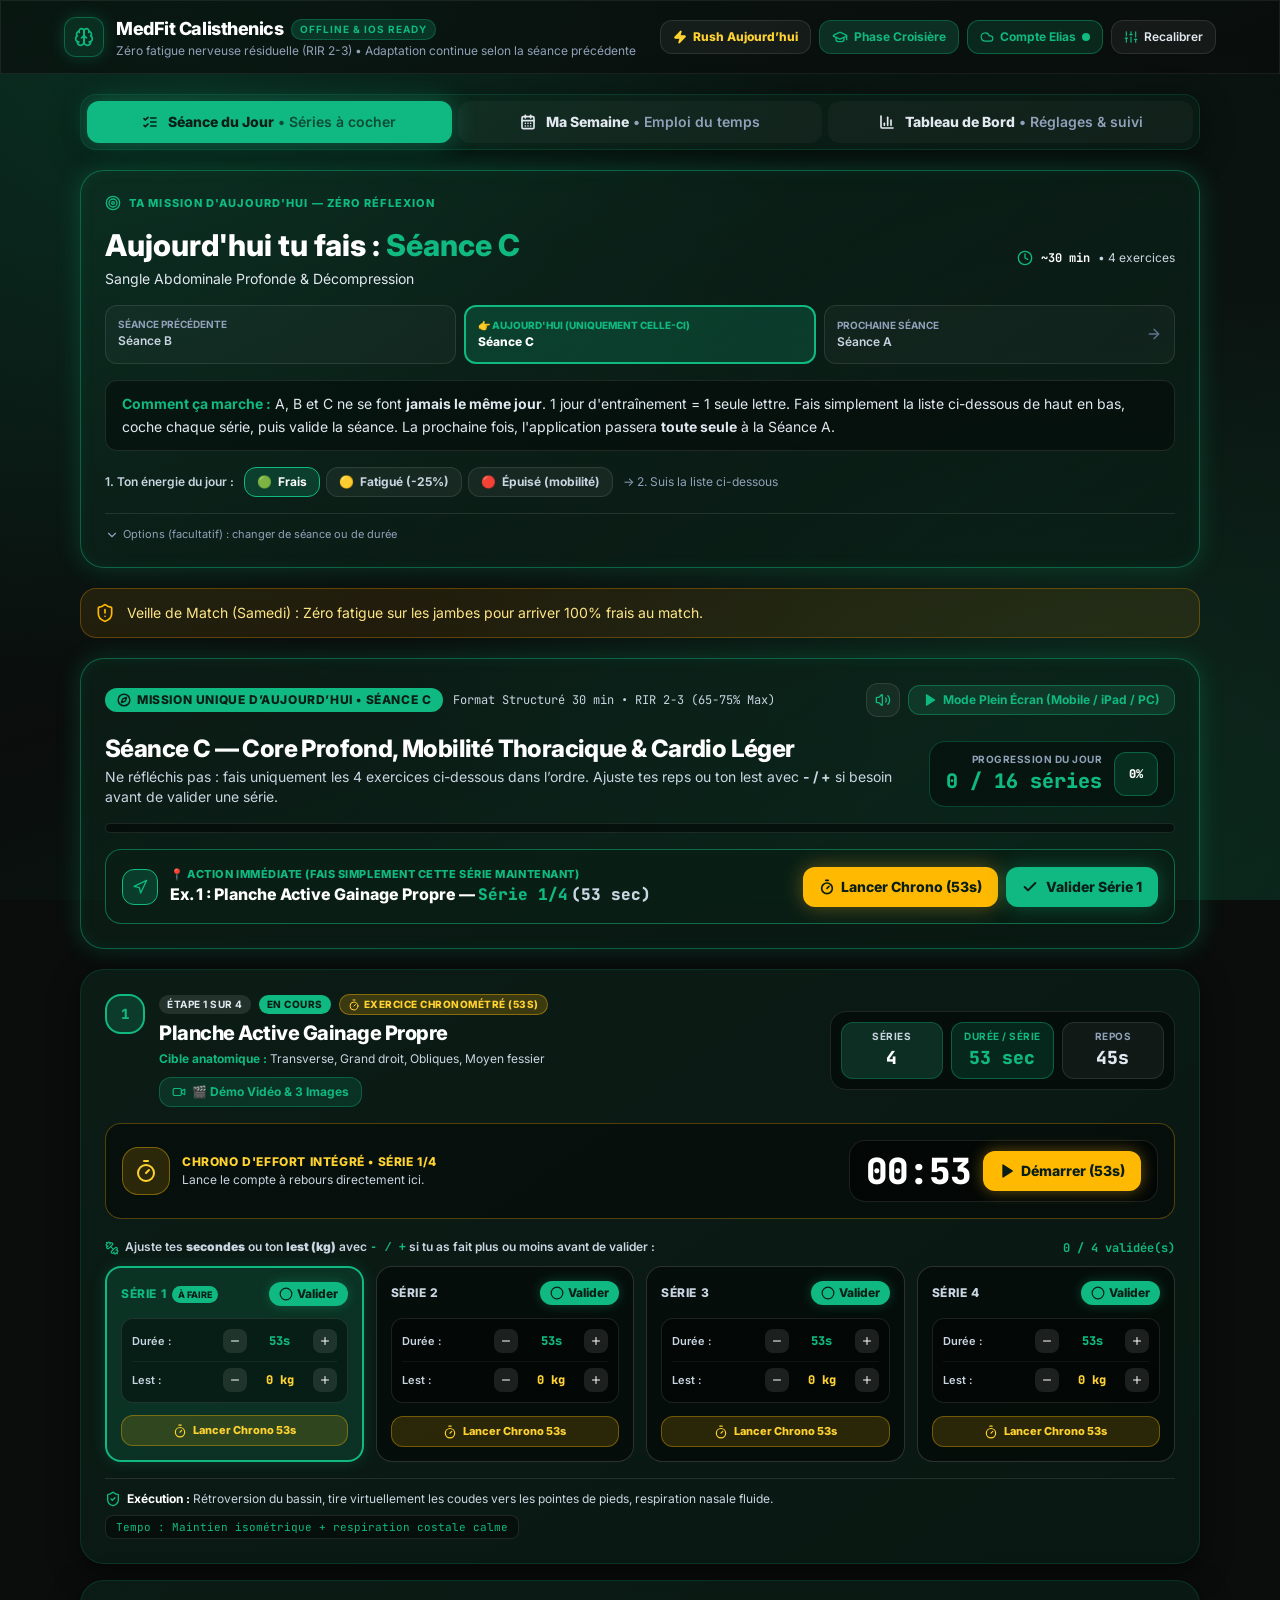
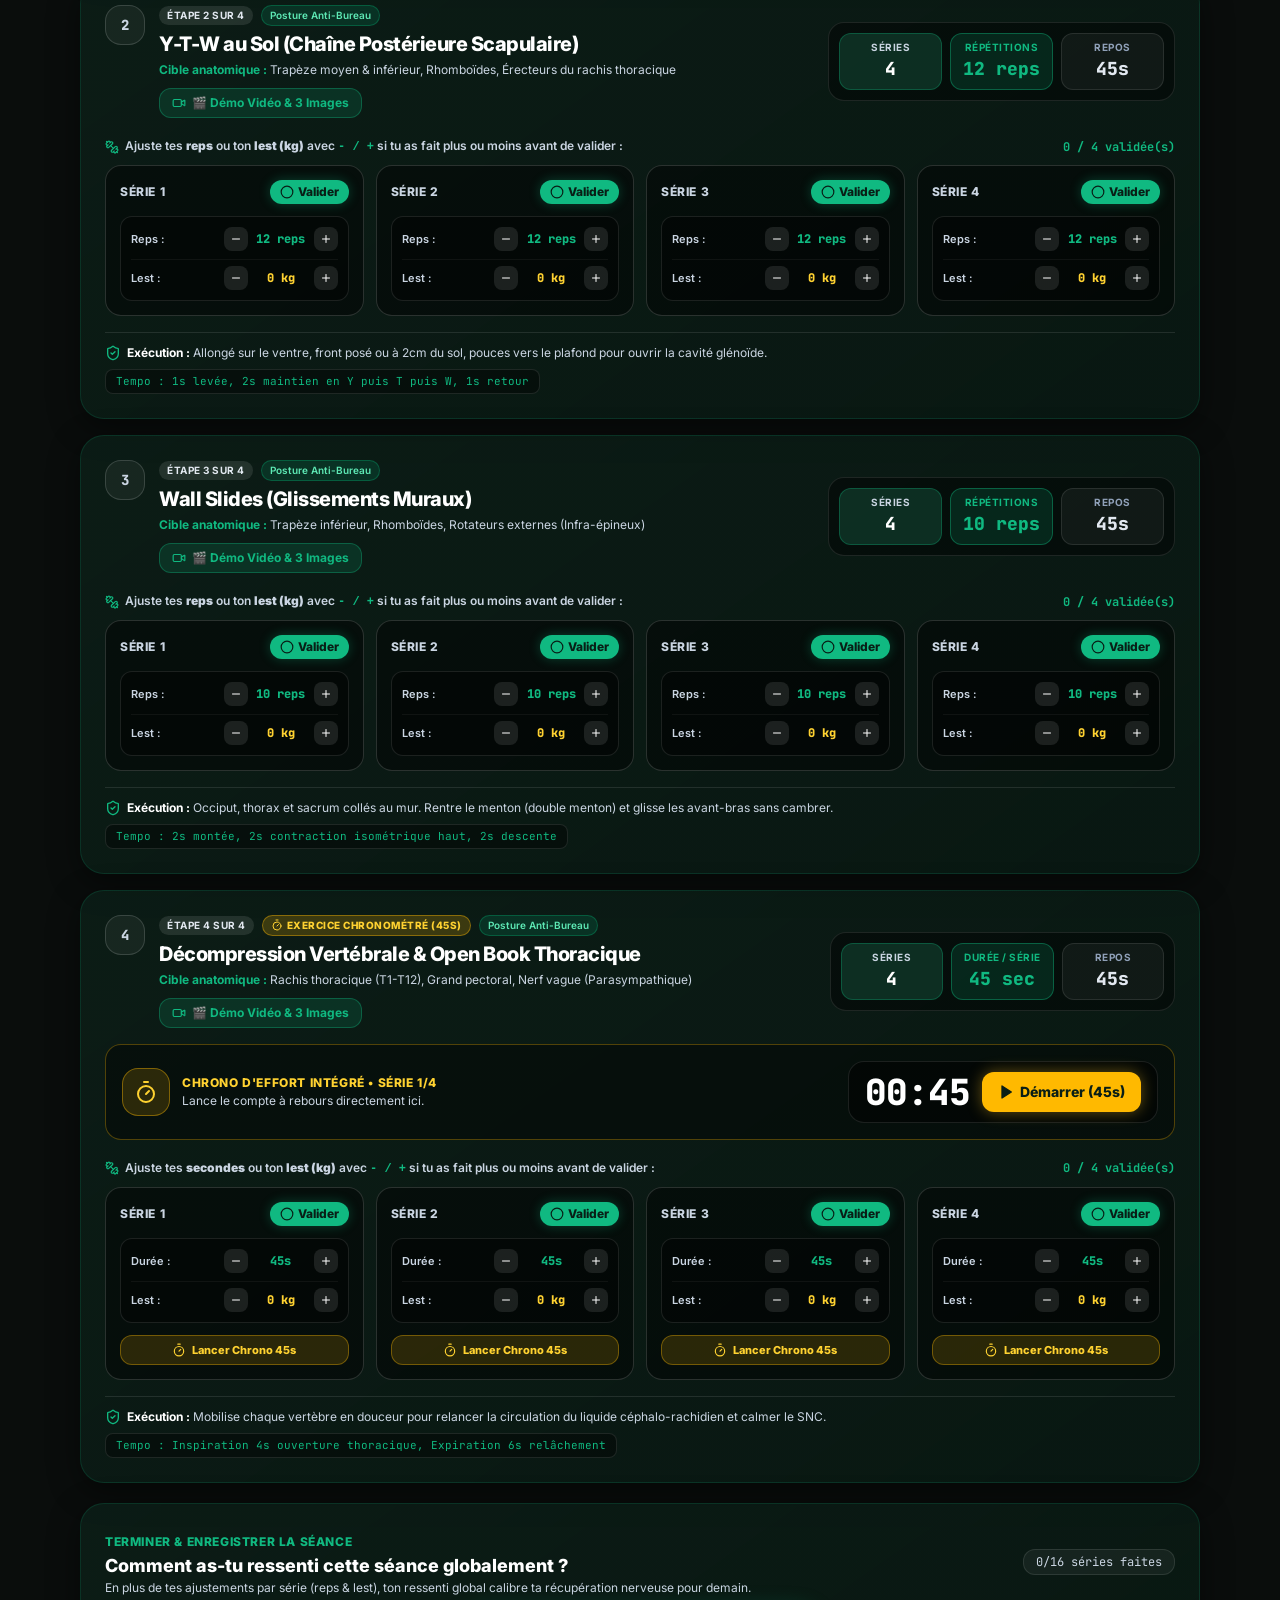
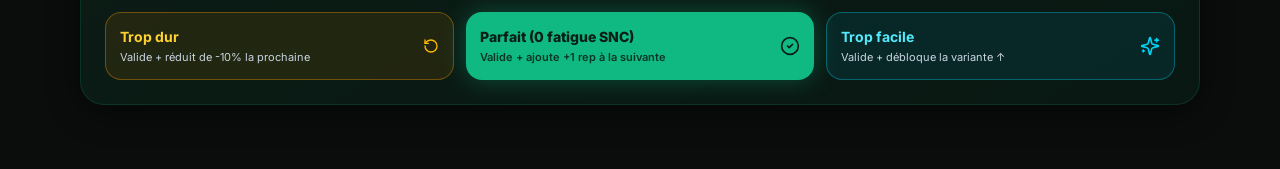
<file: medfit/index.html>
<!doctype html>
<html lang="fr" class="dark">
  <head>
    <meta charset="UTF-8" />
    <meta name="viewport" content="width=device-width, initial-scale=1.0, maximum-scale=1.0, user-scalable=no, viewport-fit=cover" />
    <meta name="theme-color" content="#091E16" />
    <meta name="apple-mobile-web-app-capable" content="yes" />
    <meta name="apple-mobile-web-app-status-bar-style" content="black-translucent" />
    <meta name="apple-mobile-web-app-title" content="MedFit PASS" />
    <link rel="apple-touch-icon" href="./icon.svg" />
    <link rel="icon" type="image/svg+xml" href="./icon.svg" />
    <link rel="manifest" href="./manifest.json" />
    <title>MedFit Calisthenics — Entretien Physique & Postural PASS</title>
    <link rel="preconnect" href="https://fonts.googleapis.com">
    <link rel="preconnect" href="https://fonts.gstatic.com" crossorigin>
    <link href="https://fonts.googleapis.com/css2?family=Inter:wght@400;500;600;700;800&family=JetBrains+Mono:wght@500;700&display=swap" rel="stylesheet">
    <script type="module" crossorigin src="./assets/app.js"></script>
    <link rel="stylesheet" crossorigin href="./assets/app.css">
  </head>
  <body class="bg-[#0A0D0C] text-slate-100 antialiased selection:bg-[#10B981]/30 selection:text-[#10B981]">
    <div id="root"></div>
  </body>
</html>
</file>
